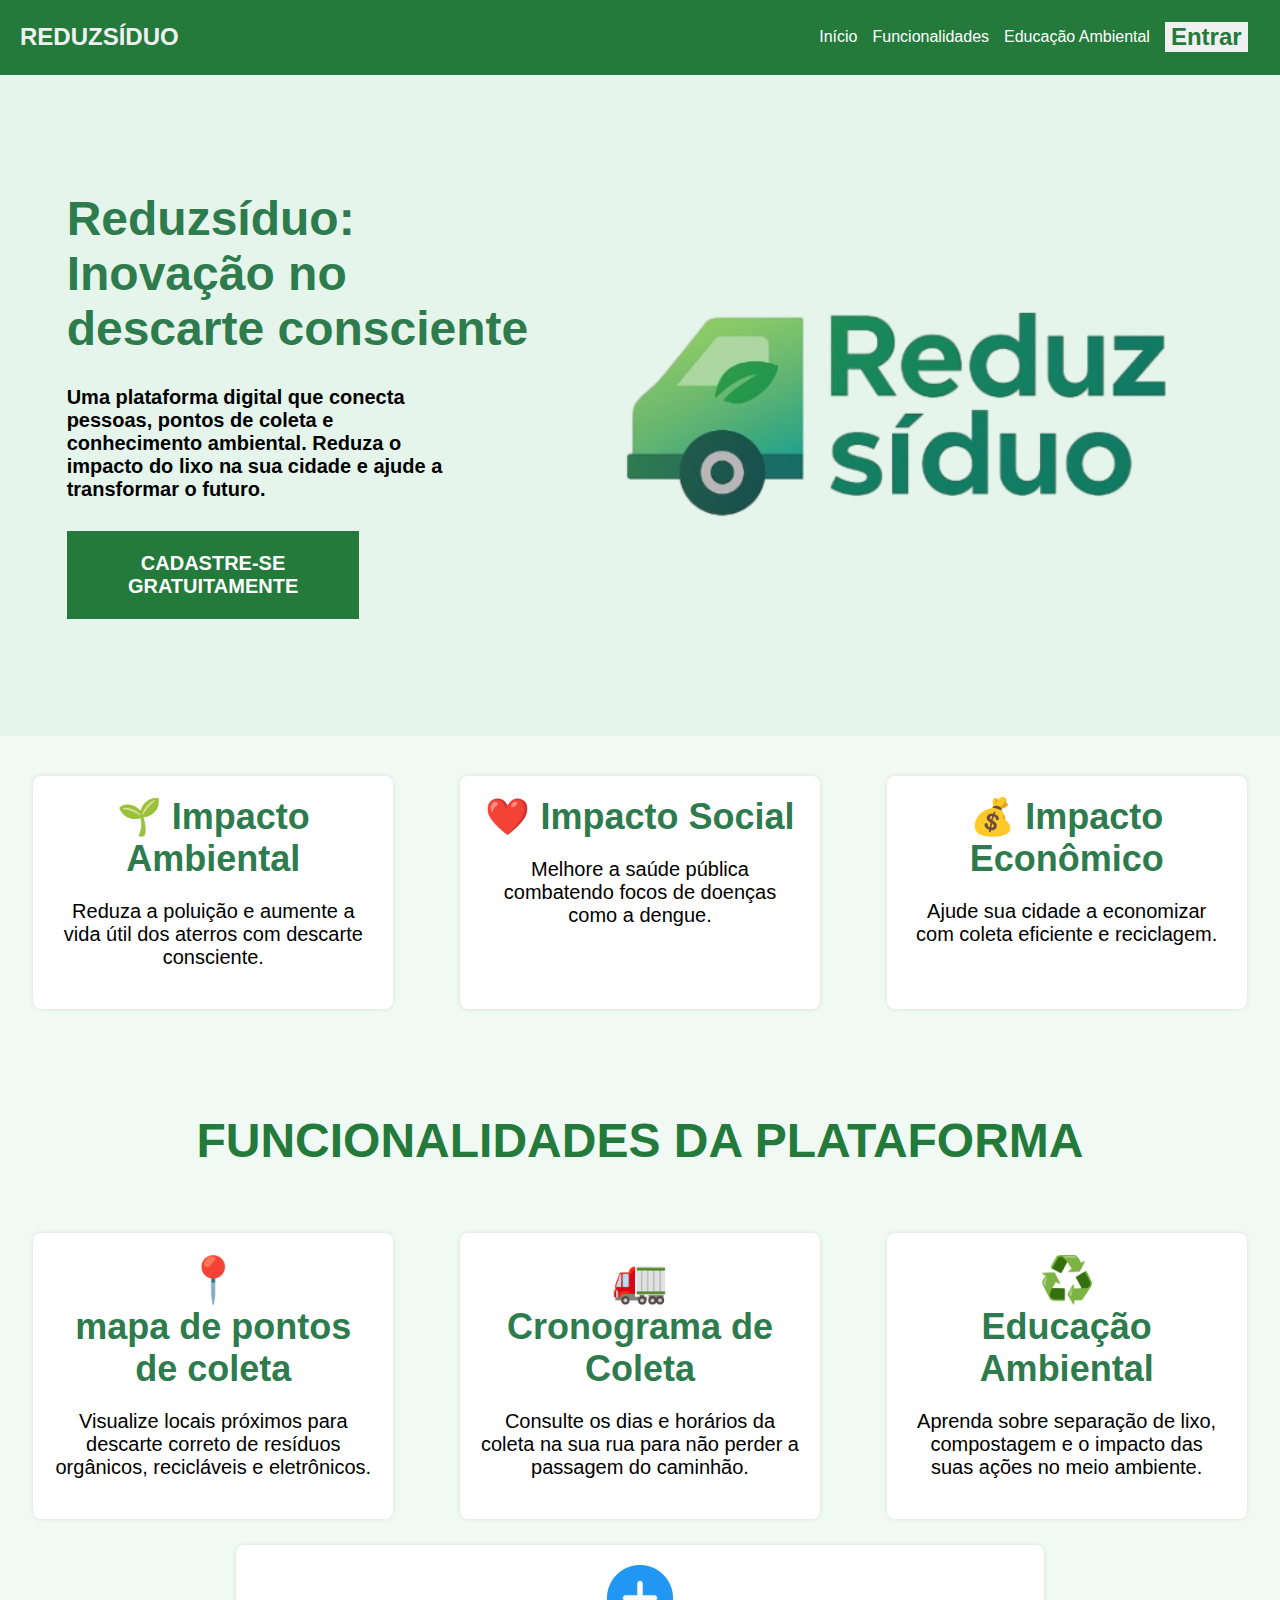
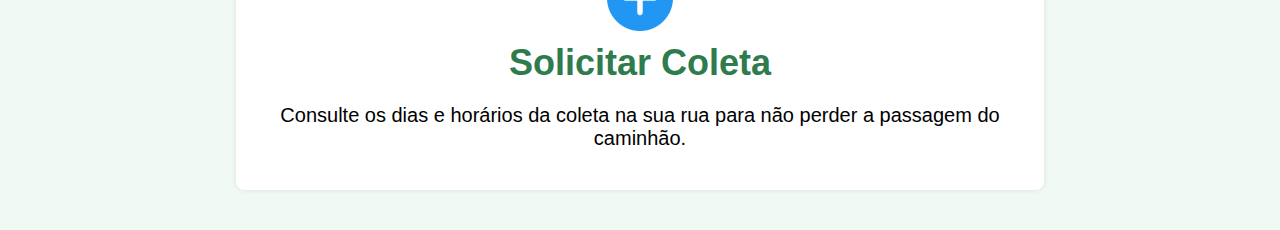
<file: index.html>
<!DOCTYPE html>
<html lang="pt-br">
<head>
    <meta charset="UTF-8">
    <meta name="viewport" content="width=device-width, initial-scale=1.0">
    <title>Reduzsíduo</title>
    <link rel="stylesheet" href="style.css">
    <link rel="stylesheet" href="responsividade.css">
    <script src="src/js/script.js" defer></script>
</head>
<body>
    <header>
        <h1 class="logo">REDUZSÍDUO</h1>
        <nav>
            <a href="#">Início</a>
            <a href="#funcionalidades">Funcionalidades</a>
            <a href="perfil.html" id="impactoLink">Impacto</a>
            <a href="educacao.html">Educação Ambiental</a>
            <a href="login.html"><button id="entrarBtn">Entrar</button></a>
        </nav>
    </header>
    <main>
        <section class="hero">
            <div class="intro">
                <h1>Reduzsíduo: Inovação no descarte consciente</h1>
                <p>Uma plataforma digital que conecta pessoas, pontos de coleta e conhecimento ambiental. Reduza o impacto do lixo na sua cidade e ajude a transformar o futuro.</p>
                <a href="cadastro.html" id="btnCadastro"><button class="cadastrar">CADASTRE-SE GRATUITAMENTE</button></a>
            </div>
            <img src="src/images/logo.svg" alt="">
        </section>
        <section class="impactos">
            <div class="impacto">
                <h3>🌱 Impacto Ambiental</h3>
                <p>Reduza a poluição e aumente a vida útil dos aterros com descarte consciente.</p>
            </div>
            <div class="impacto">
                <h3>❤️ Impacto Social</h3>
                <p>Melhore a saúde pública combatendo focos de doenças como a dengue.</p>
            </div>
            <div class="impacto">
                <h3>💰 Impacto Econômico</h3>
                <p>Ajude sua cidade a economizar com coleta eficiente e reciclagem.</p>
            </div>
        </section>
        <h1>FUNCIONALIDADES DA PLATAFORMA</h1>
        <section id="funcionalidades">
            <a class="funcionalidade" href="coleta.html" data-requer-login="true">
                <span>📍</span>
                <h3>mapa de pontos de coleta</h3>
                <p>Visualize locais próximos para descarte correto de resíduos orgânicos, recicláveis e eletrônicos.</p>
            </a>
            <a class="funcionalidade" href="coleta.html#local" data-requer-login="true">
                <span>🚛</span>
                <h3>Cronograma de Coleta</h3>
                <p>Consulte os dias e horários da coleta na sua rua para não perder a passagem do caminhão.</p>
            </a>
            <a class="funcionalidade" href="educacao.html">
                <span>♻️</span>
                <h3>Educação Ambiental</h3>
                <p>Aprenda sobre separação de lixo, compostagem e o impacto das suas ações no meio ambiente.</p>
            </a>
            <a class="funcionalidade coleta" href="solicitar.html" data-requer-login="true">
                <span><img src="src/images/solicitar.svg" alt=""></span>
                <h3>Solicitar Coleta</h3>
                <p>Consulte os dias e horários da coleta na sua rua para não perder a passagem do caminhão.</p>
            </a>
        </section>
    </main>
</body>
</html>
</file>
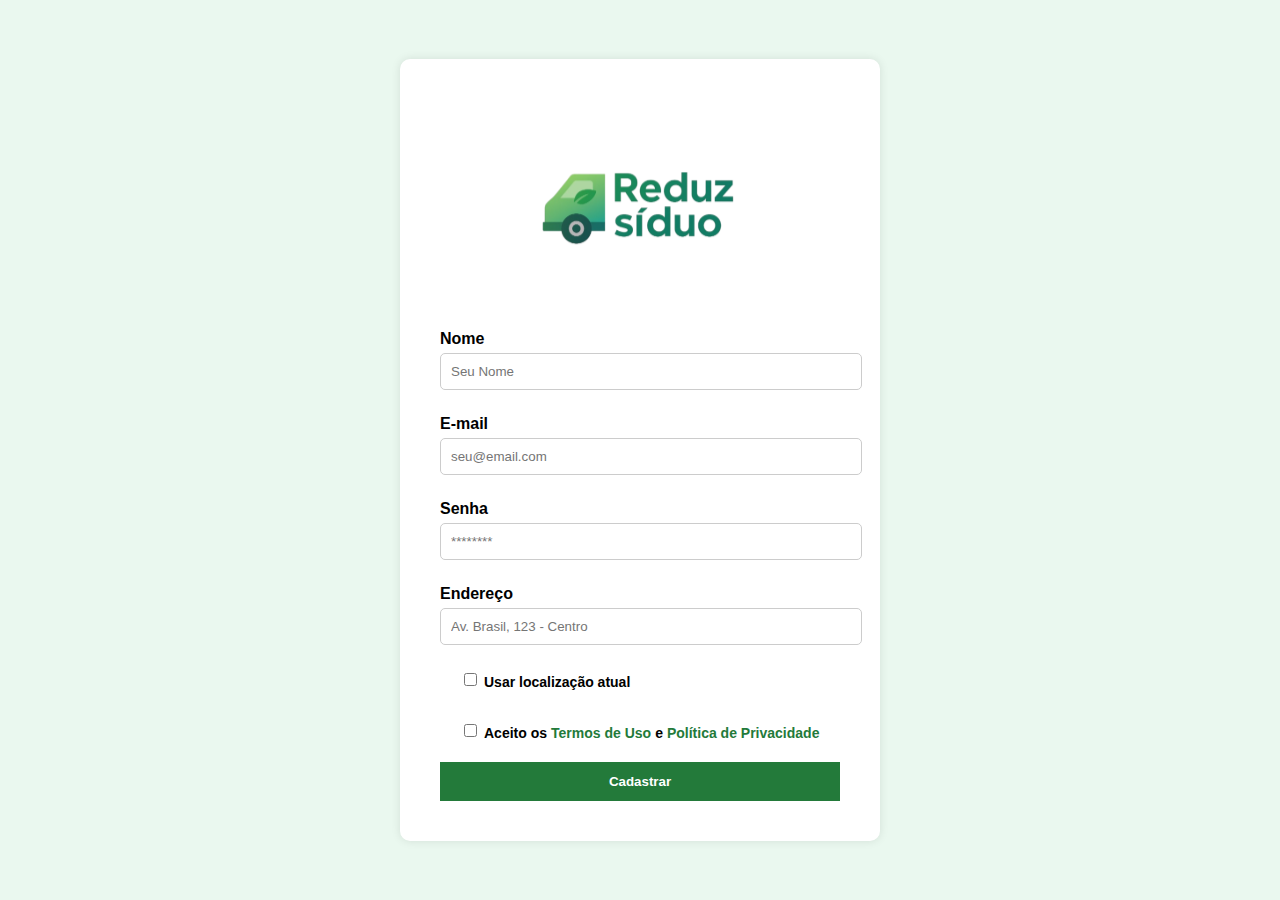
<file: cadastro.html>
<!DOCTYPE html>
<html lang="pt-br">

<head>
  <meta charset="UTF-8" />
  <meta name="viewport" content="width=device-width, initial-scale=1.0" />
  <title>Cadastro - Reduzsíduo</title>
  <link rel="stylesheet" href="style.css" />
  <link rel="stylesheet" href="responsividade.css">
  <script src="src/js/scriptCadastro.js" defer></script>
</head>

<body style="background-color: #eaf8ef;">
  <main class="cadastro">
    <div class="card-login">
      <a href="index.html"><img src="src/images/logo.svg" alt="Logo Reduzsíduo" class="logo" /></a>
      <form action="#" method="post">
        <label for="nome">Nome</label>
        <input type="text" id="nome" name="nome" placeholder="Seu Nome" required />

        <label for="email">E-mail</label>
        <input type="email" id="email" name="email" placeholder="seu@email.com" required />

        <label for="senha">Senha</label>
        <input type="password" id="senha" name="senha" placeholder="********" required />

        <label for="endereco">Endereço</label>
        <input type="text" id="endereco" name="endereco" placeholder="Av. Brasil, 123 - Centro" required />

        <div class="checkbox-group">
          <label>
            <input type="checkbox" name="localizacao" />
            Usar localização atual
          </label>

          <label>
            <input type="checkbox" name="termos" required />
            Aceito os <a href="#">Termos de Uso</a> e <a href="#">Política de Privacidade</a>
          </label>
        </div>

        <button type="submit" class="btn-enviar">Cadastrar</button>
      </form>
    </div>
  </main>
</body>

</html>
</file>
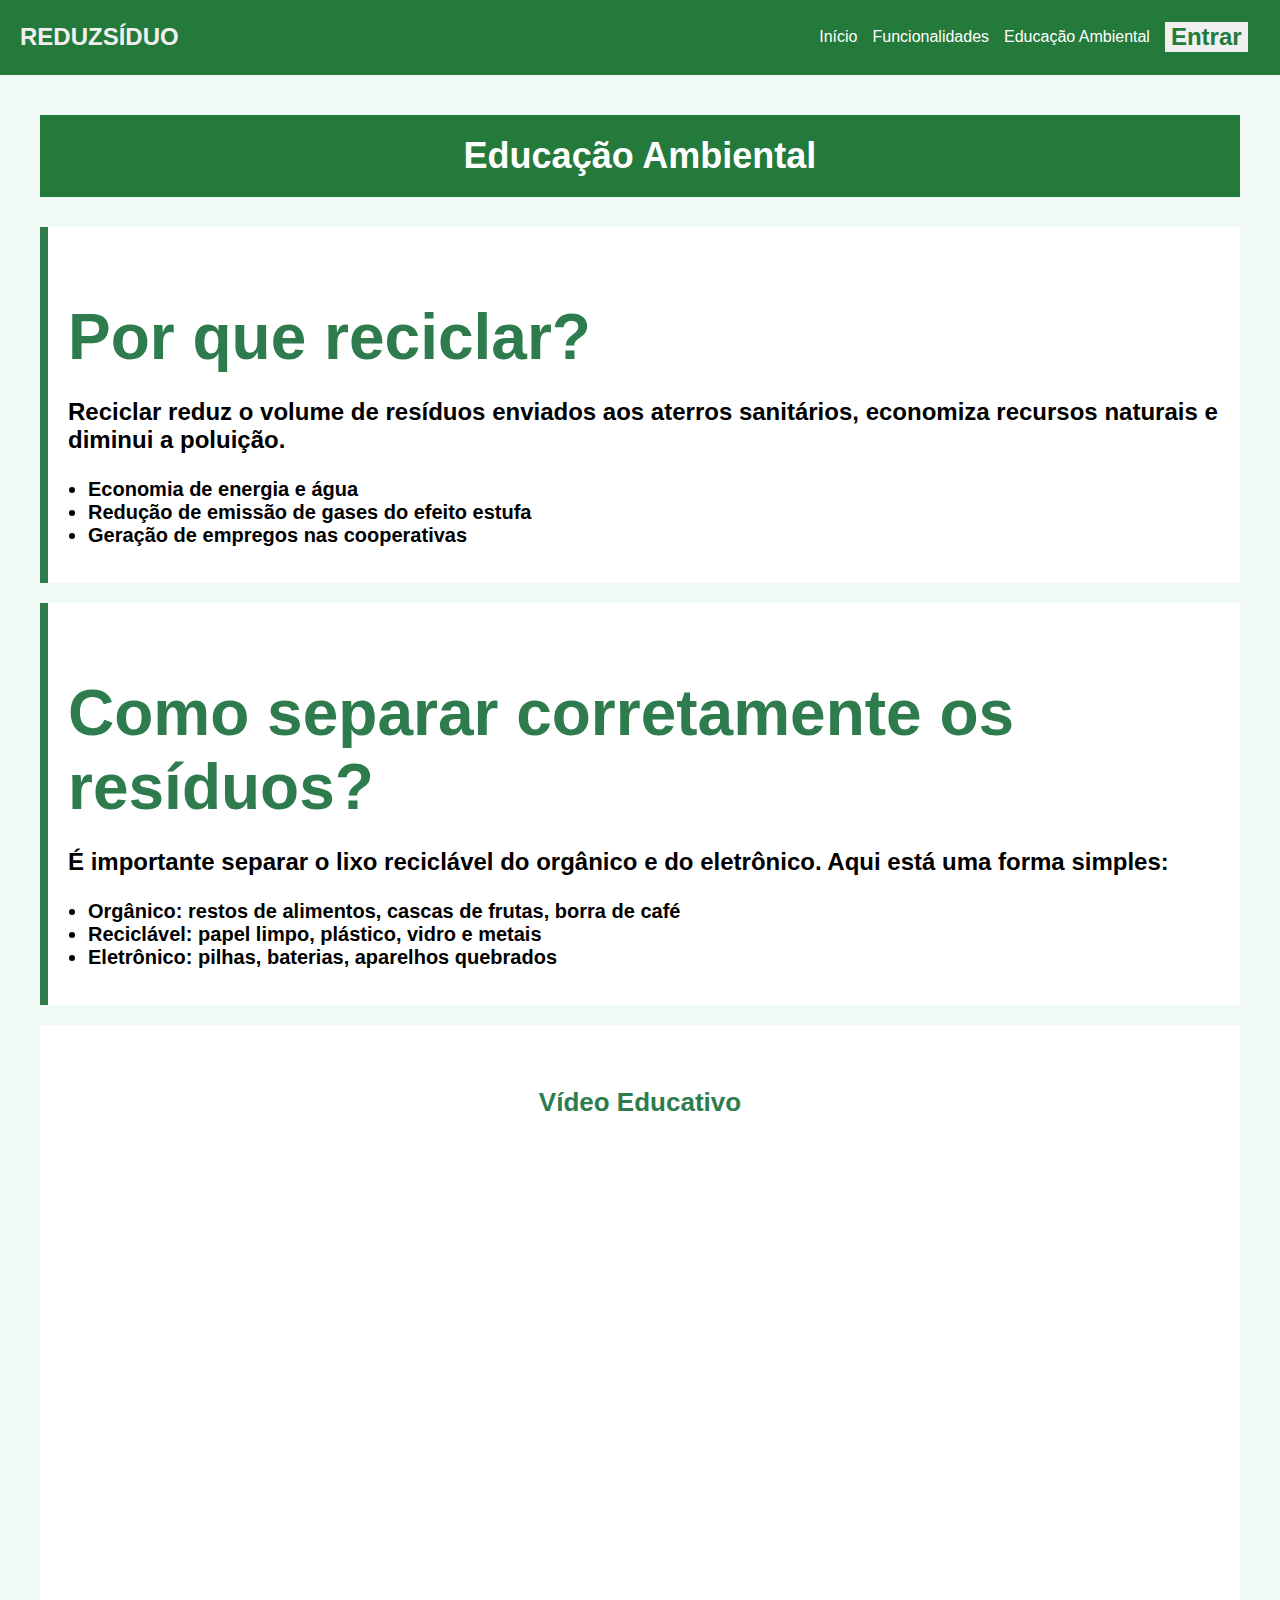
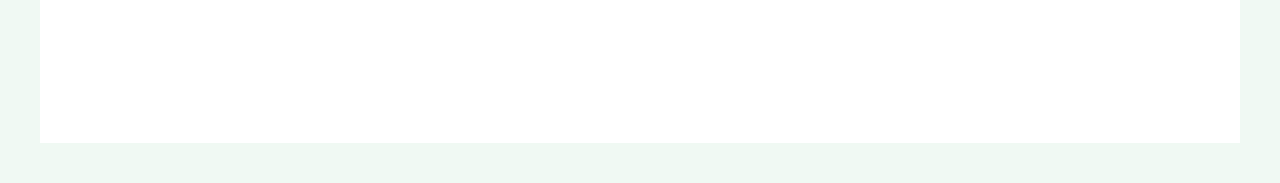
<file: educacao.html>
<!DOCTYPE html>
<html lang="pt-br">

<head>
  <meta charset="UTF-8" />
  <meta name="viewport" content="width=device-width, initial-scale=1.0" />
  <title>Educação Ambiental - Reduzsíduo</title>
  <link rel="stylesheet" href="style.css" />
  <link rel="stylesheet" href="responsividade.css">
  <script src="src/js/script.js" defer></script>
</head>

<body>
  <header>
    <h1 class="logo">REDUZSÍDUO</h1>
    <nav>
      <a href="index.html">Início</a>
      <a href="index.html#funcionalidades">Funcionalidades</a>
      <a href="perfil.html" id="impactoLink">Impacto</a>
      <a href="educacao.html">Educação Ambiental</a>
      <button id="entrarBtn">Entrar</button>
    </nav>
  </header>

  <main class="educacao">
    <h1>Educação Ambiental</h1>

    <section class="bloco">
      <h2>Por que reciclar?</h2>
      <p>
        Reciclar reduz o volume de resíduos enviados aos aterros sanitários, economiza recursos naturais e diminui a
        poluição.
      </p>
      <ul>
        <li>Economia de energia e água</li>
        <li>Redução de emissão de gases do efeito estufa</li>
        <li>Geração de empregos nas cooperativas</li>
      </ul>
    </section>

    <section class="bloco">
      <h2>Como separar corretamente os resíduos?</h2>
      <p>É importante separar o lixo reciclável do orgânico e do eletrônico. Aqui está uma forma simples:</p>
      <ul>
        <li><strong>Orgânico:</strong> restos de alimentos, cascas de frutas, borra de café</li>
        <li><strong>Reciclável:</strong> papel limpo, plástico, vidro e metais</li>
        <li><strong>Eletrônico:</strong> pilhas, baterias, aparelhos quebrados</li>
      </ul>
    </section>

    <section class="video">
      <h2>Vídeo Educativo</h2>
      <iframe width="996" height="560" src="https://www.youtube.com/embed/JRaerd2slK0"
        title="COMO FAZER A SEPARAÇÃO DO LIXO" frameborder="0"
        allow="accelerometer; autoplay; clipboard-write; encrypted-media; gyroscope; picture-in-picture; web-share"
        referrerpolicy="strict-origin-when-cross-origin" allowfullscreen></iframe>
    </section>
  </main>
</body>

</html>
</file>
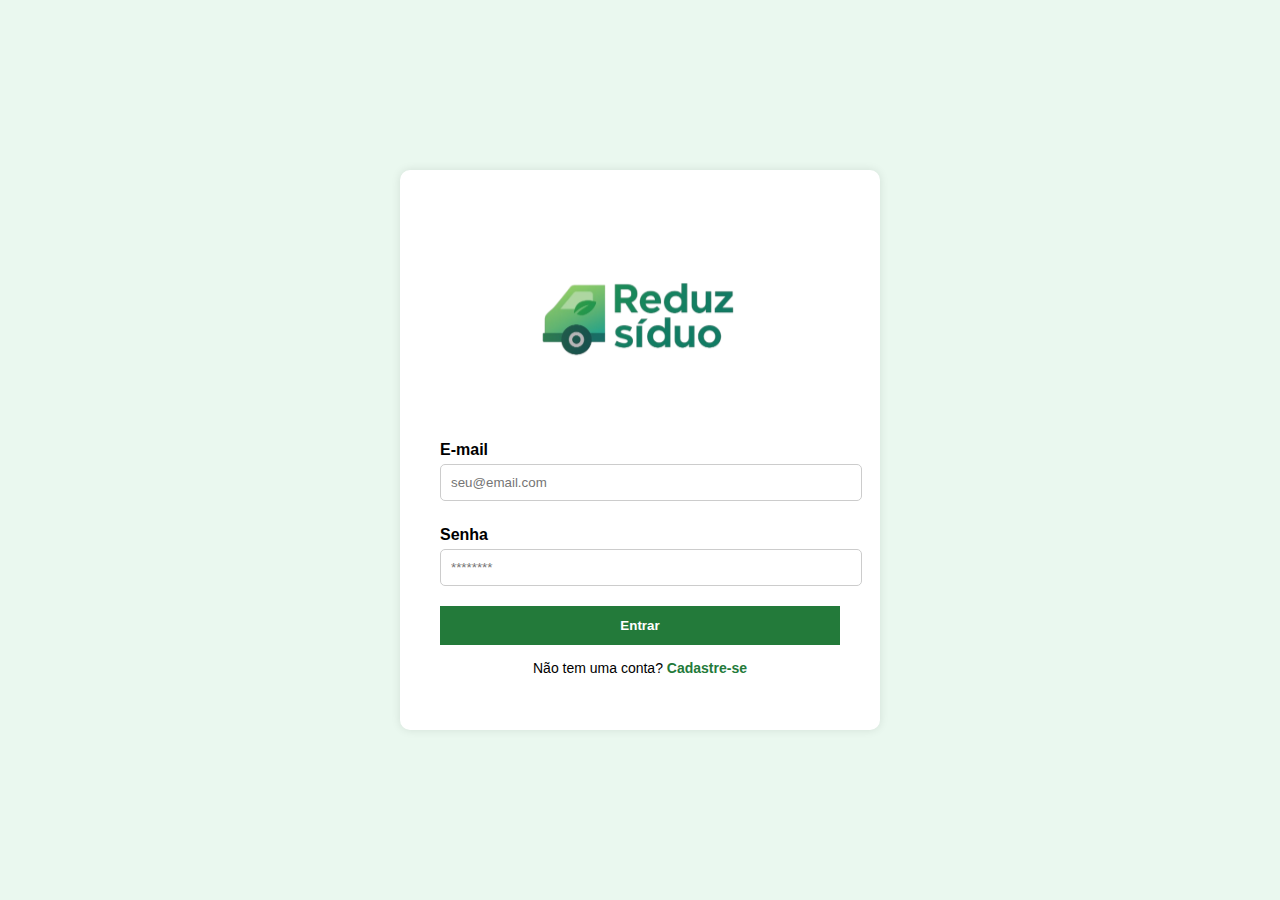
<file: login.html>
<!DOCTYPE html>
<html lang="pt-br">

<head>
  <meta charset="UTF-8" />
  <meta name="viewport" content="width=device-width, initial-scale=1.0" />
  <title>Login - Reduzsíduo</title>
  <link rel="stylesheet" href="style.css" />
  <link rel="stylesheet" href="responsividade.css">
  <script src="src/js/scriptLogin.js" defer></script>
</head>

<body style="background-color: #eaf8ef;">
  <main class="login">
    <div class="card-login">
      <a href="index.html"><img src="src/images/logo.svg" alt="Logo Reduzsíduo" class="logo" /></a>
      <form action="#" method="post">
        <label for="email">E-mail</label>
        <input type="email" id="email" name="email" placeholder="seu@email.com" required />

        <label for="senha">Senha</label>
        <input type="password" id="senha" name="senha" placeholder="********" required />

        <button type="submit" class="btn-enviar">Entrar</button>

        <p class="cadastro-link">
          Não tem uma conta? <a href="cadastro.html">Cadastre-se</a>
        </p>
      </form>
    </div>
  </main>
</body>

</html>
</file>
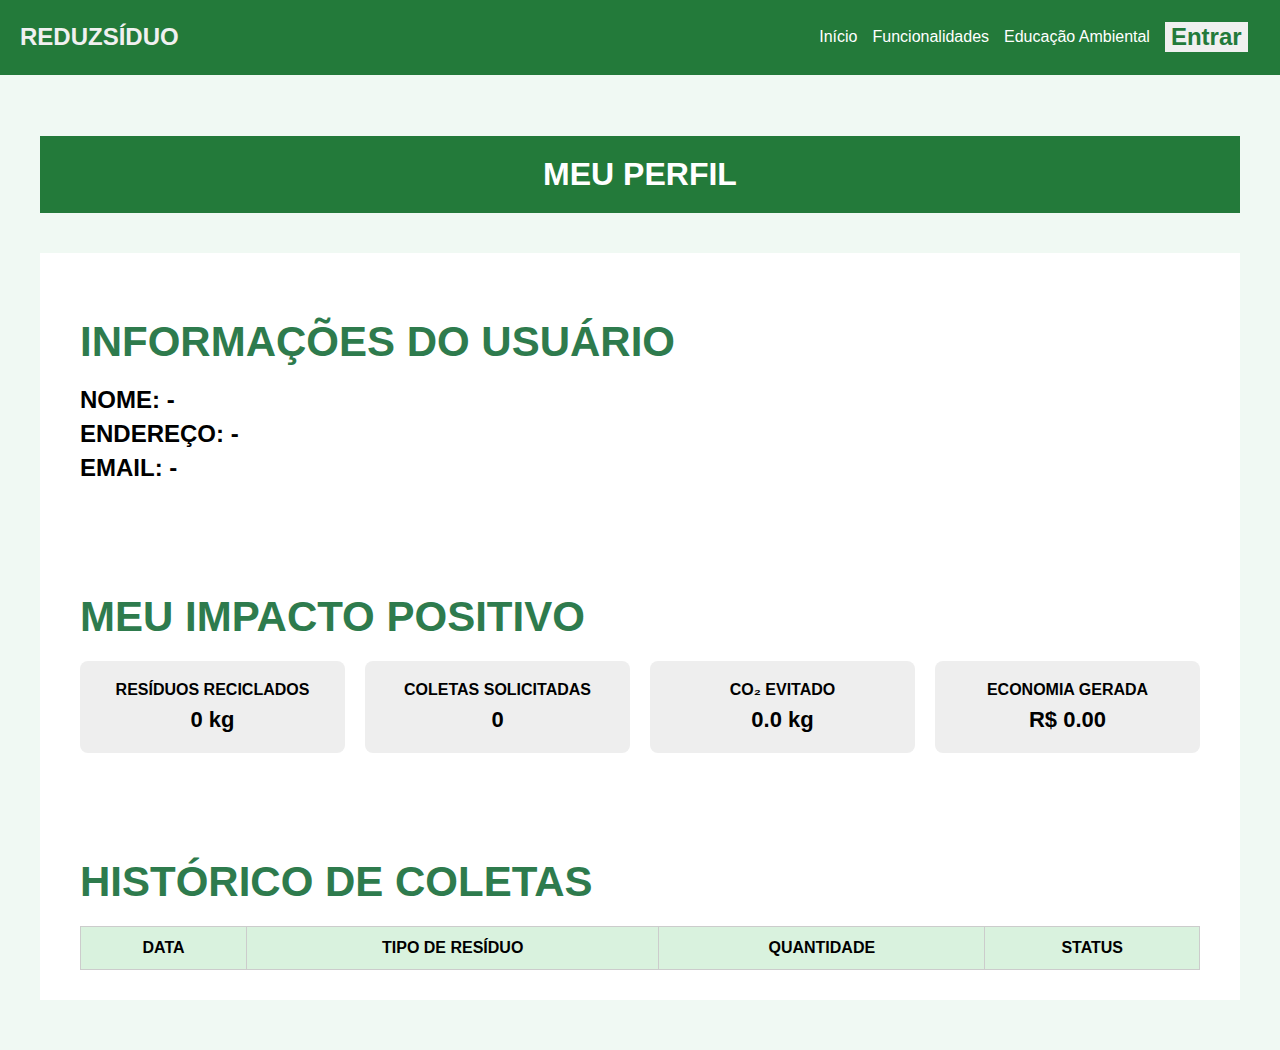
<file: perfil.html>
<!DOCTYPE html>
<html lang="pt-br">

<head>
    <meta charset="UTF-8" />
    <meta name="viewport" content="width=device-width, initial-scale=1.0" />
    <title>Meu Perfil - Reduzsíduo</title>
    <link rel="stylesheet" href="style.css" />
    <link rel="stylesheet" href="responsividade.css">
    <script src="src/js/script.js"></script>
    <script src="src/js/scriptPerfil.js" defer></script>
</head>

<body>
    <header>
        <h1 class="logo">REDUZSÍDUO</h1>
        <nav>
            <a href="index.html">Início</a>
            <a href="index.html#funcionalidades">Funcionalidades</a>
            <a href="educacao.html">Educação Ambiental</a>
            <button id="entrarBtn">Sair</button>
        </nav>
    </header>

    <main class="perfil">
        <h1>MEU PERFIL</h1>
        <div class="about">
            <section class="usuario-info">
                <h2>INFORMAÇÕES DO USUÁRIO</h2>
                <p id="info-nome"></p>
                <p id="info-endereco"></p>
                <p id="info-email"></p>
            </section>

            <section class="meu-impacto">
                <h2>MEU IMPACTO POSITIVO</h2>
                <div class="dados">
                    <div><strong>RESÍDUOS RECICLADOS</strong><br><span id="kg-total">0 kg</span></div>
                    <div><strong>COLETAS SOLICITADAS</strong><br><span id="total-coletas">0</span></div>
                    <div><strong>CO₂ EVITADO</strong><br><span id="co2">0 kg</span></div>
                    <div><strong>ECONOMIA GERADA</strong><br><span id="economia">R$ 0,00</span></div>
                </div>
            </section>

            <section class="historico">
                <h2>HISTÓRICO DE COLETAS</h2>
                <table>
                    <thead>
                        <tr>
                            <th>Data</th>
                            <th>Tipo de Resíduo</th>
                            <th>Quantidade</th>
                            <th>Status</th>
                        </tr>
                    </thead>
                    <tbody id="tabela-coletas">
                    </tbody>
                </table>
            </section>
        </div>
    </main>
</body>

</html>
</file>
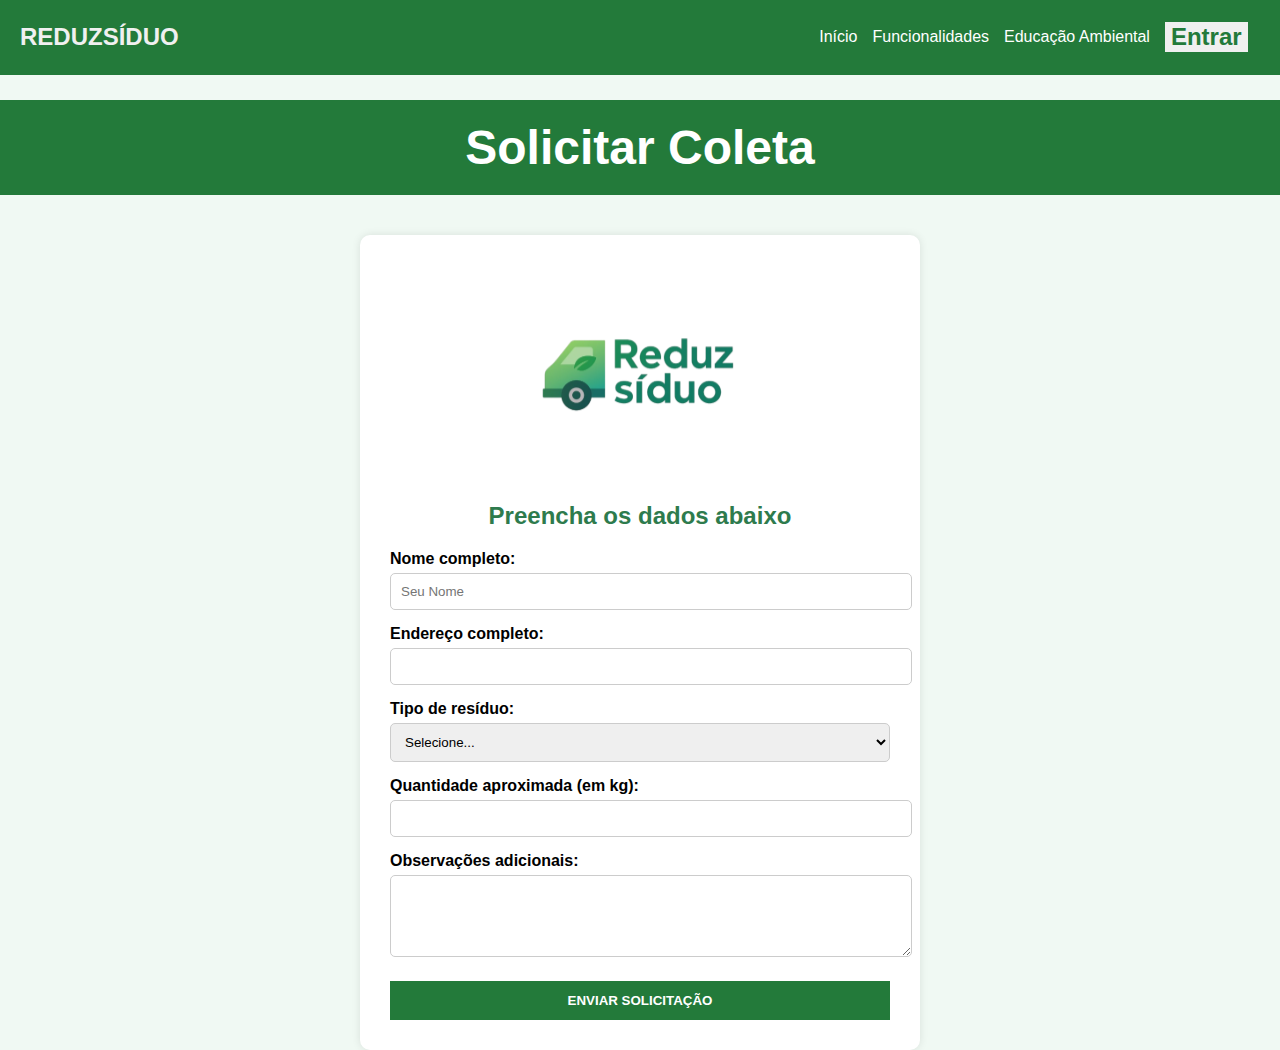
<file: solicitar.html>
<!DOCTYPE html>
<html lang="pt-br">

<head>
  <meta charset="UTF-8" />
  <meta name="viewport" content="width=device-width, initial-scale=1.0" />
  <title>Solicitar Coleta - Reduzsíduo</title>
  <link rel="stylesheet" href="style.css" />
  <link rel="stylesheet" href="responsividade.css">
  <script src="src/js/script.js" defer></script>
  <script src="src/js/scriptColetaSalvar.js" defer></script>
</head>

<body>
  <header>
    <h1 class="logo">REDUZSÍDUO</h1>
    <nav>
      <a href="index.html">Início</a>
      <a href="index.html#funcionalidades">Funcionalidades</a>
      <a href="perfil.html" id="impactoLink">Impacto</a>
      <a href="educacao.html">Educação Ambiental</a>
      <button id="entrarBtn">Entrar</button>
    </nav>
  </header>

  <main class="solicitacao-coleta">
    <h1>Solicitar Coleta</h1>

    <section class="formulario">
      <div class="card-form">
        <img src="src/images/logo.svg" alt="Logo Reduzsíduo" class="logo-form" />
        <h2>Preencha os dados abaixo</h2>

        <form action="#" method="post">
          <label for="nome">Nome completo:</label>
          <input type="text" id="nome" name="nome" placeholder="Seu Nome" required />

          <label for="endereco">Endereço completo:</label>
          <input type="text" id="endereco" name="endereco" required />

          <label for="tipo">Tipo de resíduo:</label>
          <select id="tipo" name="tipo" required>
            <option value="">Selecione...</option>
            <option value="organico">Orgânico</option>
            <option value="reciclavel">Reciclável</option>
            <option value="eletronico">Eletrônico</option>
          </select>

          <label for="quantidade">Quantidade aproximada (em kg):</label>
          <input type="number" id="quantidade" name="quantidade" min="0" step="0.1" />

          <label for="observacoes">Observações adicionais:</label>
          <textarea id="observacoes" name="observacoes" rows="4"></textarea>

          <button type="submit" class="btn-enviar">ENVIAR SOLICITAÇÃO</button>
        </form>
      </div>
    </section>
  </main>
</body>

</html>
</file>
<file: style.css>
:root {
    --principal: #237a3a;
    --secundaria: #2E7B4D;
}

body {
    margin: 0;
    font-family: Arial, sans-serif;
    background-color: #f0f9f3;
}

header {
    display: flex;
    justify-content: space-between;
    align-items: center;
    background-color: var(--principal);
    padding: 10px 20px;
    color: white;
}

h1 {
    text-align: center;
    color: var(--principal);
    padding: 5% 0 2% 0;
    font-size: 48px;
    font-weight: 700;
}

nav {
    display: flex;
    align-items: center;
    justify-content: center;
    gap: 15px;
    padding: 1%;

    a {
        color: white;
        background: none;
        border: none;
        cursor: pointer;
        font-size: 16px;
        text-decoration: none;
    }

    button {
        background: none;
        border: none;
        background-color: #f0f0f0;
        color: var(--principal);
        font-weight: bold;
        font-size: 24px;
    }
}


.logo {
    font-weight: bold;
    font-size: 24px;
    margin: 0;
    padding: 0;
    color: #f0f0f0;
}


.hero {
    padding: 30px;
    background-color: #e5f5eb;
    display: flex;
    justify-content: space-evenly;
    align-items: center;

    .intro {
        display: flex;
        flex-direction: column;
        max-width: 40%;
        justify-content: space-between;
        gap: 10px;

        h1 {
            margin: 0;
            padding: 0;
            font-size: 48px;
            color: var(--secundaria);
            font-weight: 700;
            text-align: start;
        }

        p {
            max-width: 80%;
            font-size: 20px;
            font-weight: bold;
        }

        button {
            max-width: 60%;
            font-size: 20px;
            padding: 21px 10px;
        }
    }

    img {
        height: 100%;
    }
}

.cadastrar {
    padding: 10px 20px;
    background-color: var(--principal);
    color: white;
    border: none;
    cursor: pointer;
    font-weight: bold;
}

.impactos,
#funcionalidades {
    display: flex;
    flex-wrap: wrap;
    justify-content: space-around;
    margin: 40px 0;
}

.impacto,
.funcionalidade {
    background: white;
    padding: 20px;
    width: 25%;
    border-radius: 8px;
    box-shadow: 0 0 5px rgba(0, 0, 0, 0.1);
    text-align: center;

    h3 {
        color: var(--secundaria);
        font-weight: bold;
        font-size: 36px;
        margin: 0;
    }

    p {
        font-size: 20px;
    }

    span {
        font-size: 45px;
    }
}

.funcionalidade {
    text-decoration: none;
    color: inherit;
    transition: transform 0.2s;
}

.funcionalidade:hover {
    transform: scale(1.02);
    box-shadow: 0 0 10px rgba(0, 0, 0, 0.1);
}

.coleta {
    flex: 1 1 100%;
    display: block;
    text-align: center;
    margin-top: 2%;
    max-width: 60%;
}

.mapa-coleta {
    padding: 0 2%;

    h1 {
        background-color: var(--principal);
        color: white;
        padding: 20px;
        margin: 2% 0 30px 0;
        text-align: center;
        font-size: 36px;
    }

    h3 {
        font-size: 40px;
        font-weight: bold;
    }

    .locais {
        display: flex;
        flex-direction: column;
        gap: 20px;

        .local {
            padding: 1%;
            display: flex;
            flex-direction: column;
            background-color: #fff;
        }
    }
}

.educacao {
    padding: 40px;
    background-color: #f0f9f3;

    h1 {
        background-color: var(--principal);
        color: white;
        padding: 20px;
        margin: 0 0 30px 0;
        text-align: center;
        font-size: 36px;
    }

    .bloco {
        background: white;
        padding: 20px;
        margin-bottom: 20px;
        border-left: 8px solid var(--secundaria);

        h2 {
            color: var(--secundaria);
            font-size: 64px;
            font-weight: bolder;
            margin-bottom: 10px;

        }

        p {
            font-size: 24px;
            font-weight: bolder;
        }

        ul {
            list-style-type: disc;
            padding-left: 20px;
            font-weight: bold;

            li {
                font-size: 20px;
            }
        }
    }

    .video {
        background: white;
        padding: 40px;
        text-align: center;

        h2 {
            color: var(--secundaria);
            font-size: 26px;
        }
    }

}

.solicitacao-coleta {
    h1 {
        background-color: var(--principal);
        color: white;
        text-align: center;
        padding: 20px;
        margin: 2% 0 40px 0;
    }

    .card-form {
        background: white;
        margin: 0 auto;
        max-width: 500px;
        padding: 30px;
        border-radius: 10px;
        box-shadow: 0 0 8px rgba(0, 0, 0, 0.1);
        text-align: center;

        h2 {
            color: var(--secundaria);
            margin: 20px 0;
        }

        label {
            display: block;
            text-align: left;
            font-weight: bold;
            margin-top: 15px;
            margin-bottom: 5px;
        }

        input,
        select,
        textarea {
            width: 100%;
            padding: 10px;
            border: 1px solid #ccc;
            border-radius: 5px;
        }

        .btn-enviar {
            margin-top: 20px;
            padding: 12px;
            width: 100%;
            font-weight: bold;
            background-color: var(--principal);
            color: white;
            border: none;
            cursor: pointer;
        }

        .logo-form {
            max-width: 220px;
        }
    }
}

.login {
    display: flex;
    justify-content: center;
    align-items: center;
    height: 100vh;
}

.card-login {
    background: white;
    padding: 40px;
    border-radius: 10px;
    box-shadow: 0 0 10px rgba(0, 0, 0, 0.1);
    text-align: center;
    width: 100%;
    max-width: 400px;

    .logo {
        max-width: 220px;
    }

    label {
        display: block;
        text-align: left;
        margin-top: 15px;
        margin-bottom: 5px;
        font-weight: bold;
    }

    input {
        width: 100%;
        padding: 10px;
        margin-bottom: 10px;
        border: 1px solid #ccc;
        border-radius: 5px;
    }

    .btn-enviar {
        width: 100%;
        background-color: var(--principal);
        color: white;
        border: none;
        padding: 12px;
        font-weight: bold;
        margin-top: 10px;
        cursor: pointer;
    }

    .cadastro-link {
        margin-top: 15px;
        font-size: 14px;

        a {
            color: var(--principal);
            font-weight: bold;
            text-decoration: none;
        }
    }

}


.cadastro {
    display: flex;
    justify-content: center;
    align-items: center;
    height: 100vh;

    .checkbox-group {
        display: flex;
        flex-direction: column;
        gap: 5px;
        font-size: 14px;

        input {
            width: auto;
        }

        label {
            display: flex;
            padding-left: 5%;
            align-items: center;
            gap: 4px;
            line-height: 1.4;
        }

        a {
            color: var(--principal);
            text-decoration: none;
            font-weight: bold;
        }
    }
}

.perfil {
    padding: 40px;
    background-color: #f0f9f3;

    h1 {
        background-color: var(--principal);
        color: white;
        text-align: center;
        font-size: 32px;
        font-weight: 700;
        padding: 20px;
        margin-bottom: 40px;
    }

    .about {
        background-color: white;

        .usuario-info,
        .meu-impacto,
        .historico {
            padding: 30px 40px;
            margin-bottom: 10px;
            border-radius: 10px;

            h2 {
                color: var(--secundaria);
                font-size: 42px;
                font-weight: 900;
                margin-bottom: 20px;
                text-transform: uppercase;
            }
        }

        .usuario-info p {
            font-size: 24px;
            font-weight: bolder;
            margin: 6px 0;
            color: #000;
            text-transform: uppercase;
        }

        .meu-impacto{
            .dados {
                display: flex;
                flex-wrap: wrap;
                gap: 20px;
                margin-top: 10px;
    
                div {
                    flex: 1 1 200px;
                    background-color: #eee;
                    padding: 20px;
                    border-radius: 8px;
                    text-align: center;
                    font-weight: 700;
    
                    span {
                        display: block;
                        margin-top: 8px;
                        font-size: 22px;
                        font-weight: 600;
                        color: #000;
                    }
                }
            }
        } 

        .historico {
            table {
                width: 100%;
                border-collapse: collapse;
                font-size: 16px;
            }

            thead {
                background-color: #d9f2de;
                color: black;
                text-transform: uppercase;
                font-weight: bold;
            }

            th,
            td {
                padding: 12px;
                border: 1px solid #ccc;
                text-align: center;
            }

            tr:nth-child(even) {
                background-color: #f7f7f7;
            }
        }
    }
}
</file>
<file: responsividade.css>
@media (max-width: 1024px) {
  html {
    font-size: 90%;
  }

  h1 {
    font-size: 28px !important;
  }

  h2 {
    font-size: 24px !important;
  }

  h3 {
    font-size: 22px !important;
  }

  p {
    font-size: 16px;
  }

  header {
    flex-direction: column;
    align-items: flex-start;
    gap: 10px;
  }

  .logo {
    font-size: 20px;
    padding: 10px 0;
  }

  nav {
    display: flex;
    flex-direction: column;
    width: 100%;
    gap: 8px;
  }

  nav a,
  nav button {
    width: 100%;
    text-align: left;
    font-size: 18px;
    padding: 10px 15px;
    background-color: transparent;
    color: white;
    border: none;
  }

  .hero {
    flex-direction: column;
    text-align: center;
    padding: 20px;

    .intro {
      max-width: 100%;
      align-items: center;

      h1 {
        font-size: 28px;
        text-align: center;
      }

      p {
        font-size: 16px;
        max-width: 100%;
      }

      button {
        width: 100%;
        padding: 15px;
      }
    }

    img {
      width: 70%;
      max-width: 300px;
      margin-top: 20px;
    }
  }

  .impactos,
  .funcionalidades {
    flex-direction: column;
    align-items: center;
  }

  .impacto,
  .funcionalidade {
    width: 90% !important;
    margin-bottom: 20px;
  }

  .coleta {
    max-width: 100%;
  }

  .solicitacao-coleta {
    h1 {
      font-size: 28px;
    }

    .card-form {
      padding: 20px;
      max-width: 90%;

      h2 {
        font-size: 22px;
      }

      input,
      select,
      textarea {
        font-size: 16px;
      }

      .btn-enviar {
        padding: 16px;
        font-size: 16px;
      }
    }
  }

  .mapa-coleta {
    padding: 0 10px;

    h1 {
      font-size: 28px;
    }

    h3 {
      font-size: 24px;
    }

    #map {
      height: 300px !important;
    }
  }

  .educacao {
    padding: 20px;

    .bloco {
      padding: 15px;

      h2 {
        font-size: 30px;
      }

      p {
        font-size: 18px;
      }

      ul li {
        font-size: 16px;
      }
    }

    .video {
      padding: 20px;

      h2 {
        font-size: 22px;
        margin-bottom: 15px;
      }

      #video-iframe,
      iframe,
      video {
        width: 100% !important;
        height: auto !important;
      }
    }
  }

  .perfil {
    padding: 20px;

    .about {
      .usuario-info,
      .meu-impacto,
      .historico {
        padding: 20px;
      }

      .usuario-info p {
        font-size: 18px;
      }

      .meu-impacto .dados {
        flex-direction: column;
        gap: 12px;
      }

      .historico table {
        font-size: 14px;
      }

      th, td {
        padding: 8px;
      }
    }
  }

  .cadastro {
    padding: 20px;

    .card-login {
      padding: 20px;
      width: 100%;
    }
  }
}
</file>
